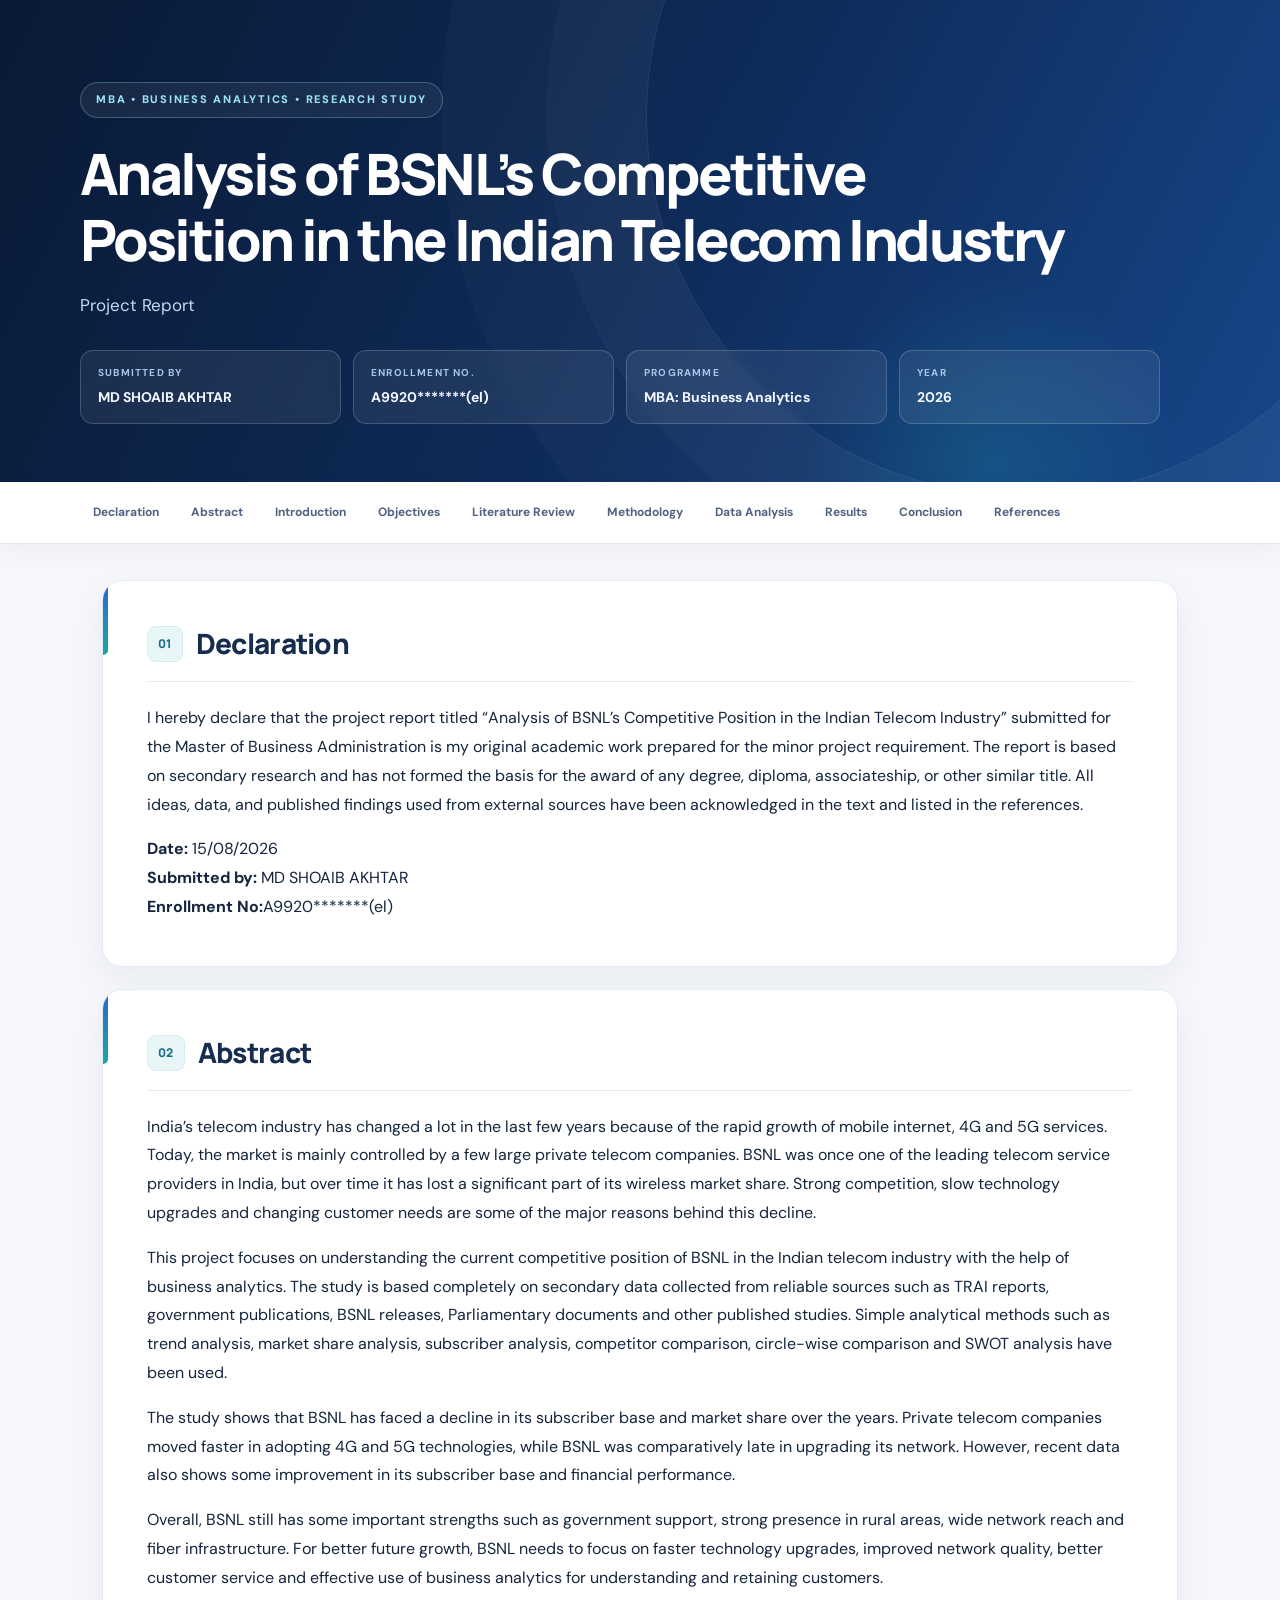
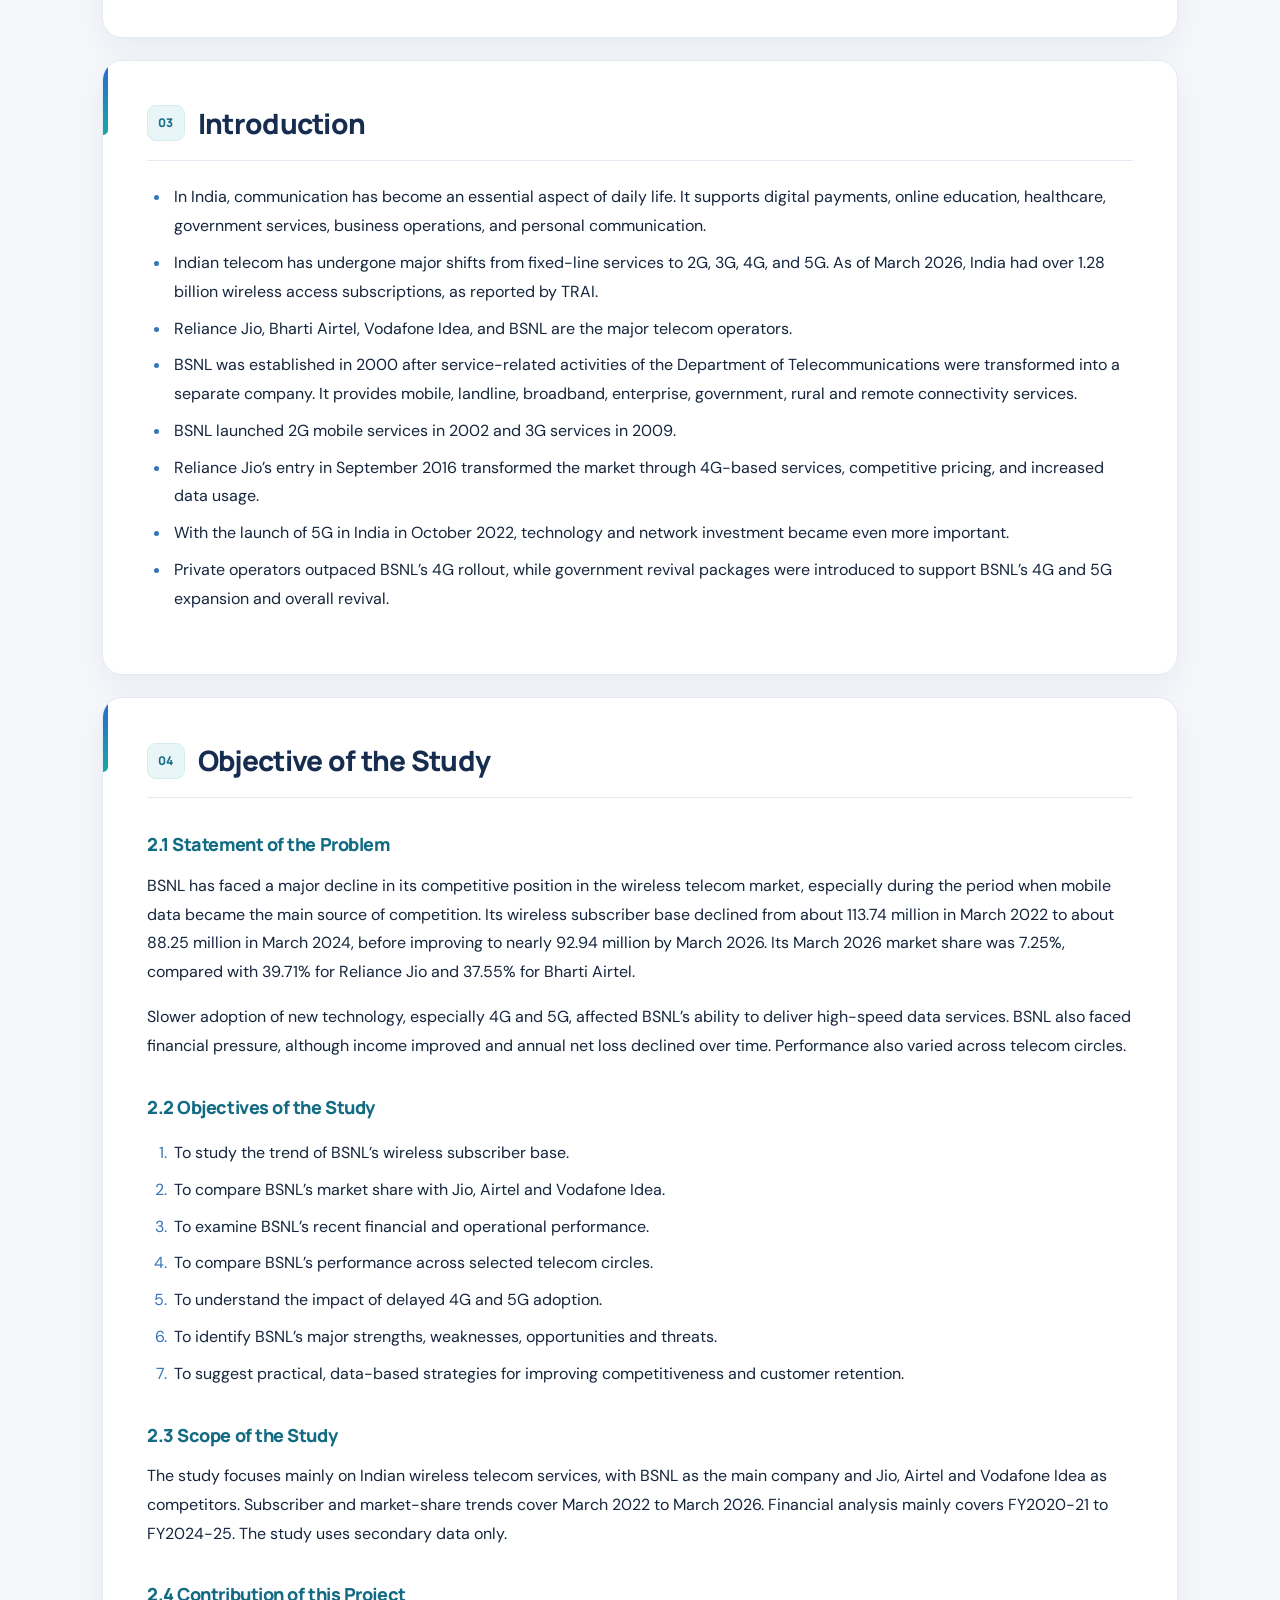
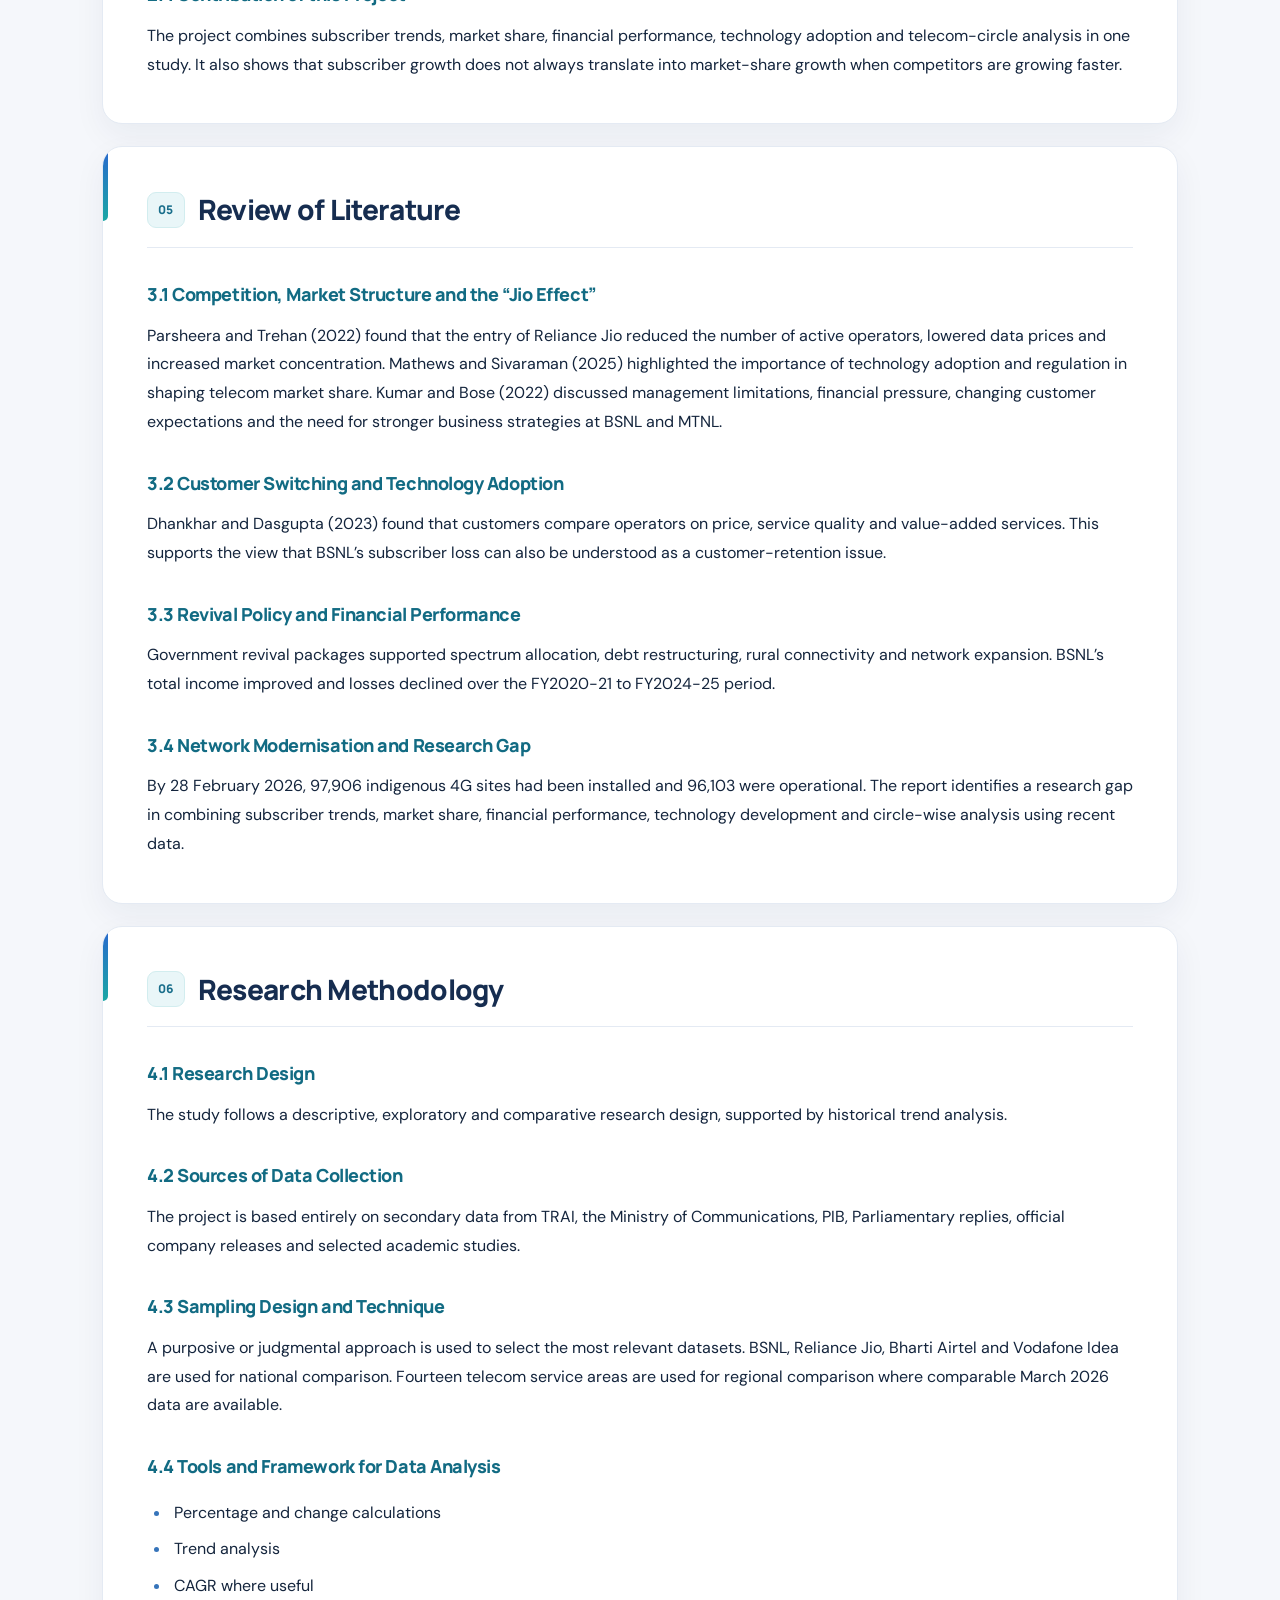
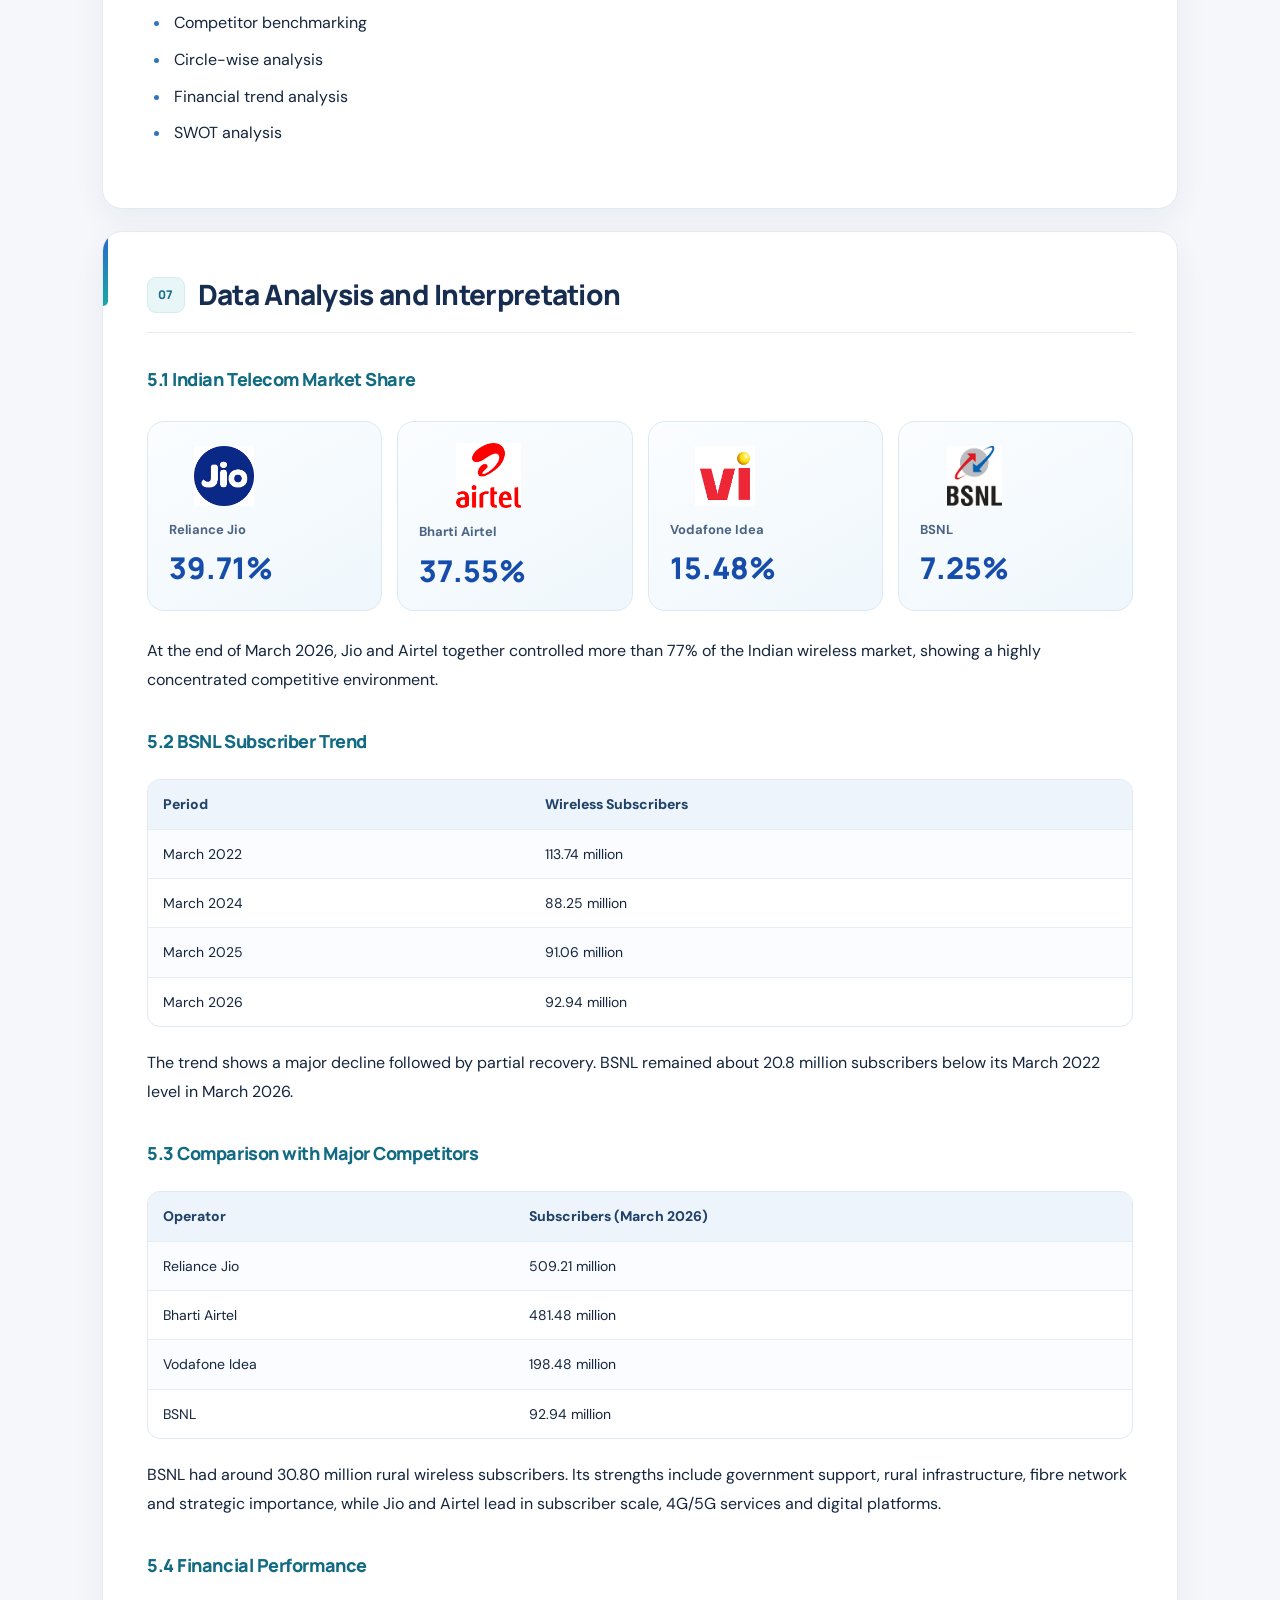
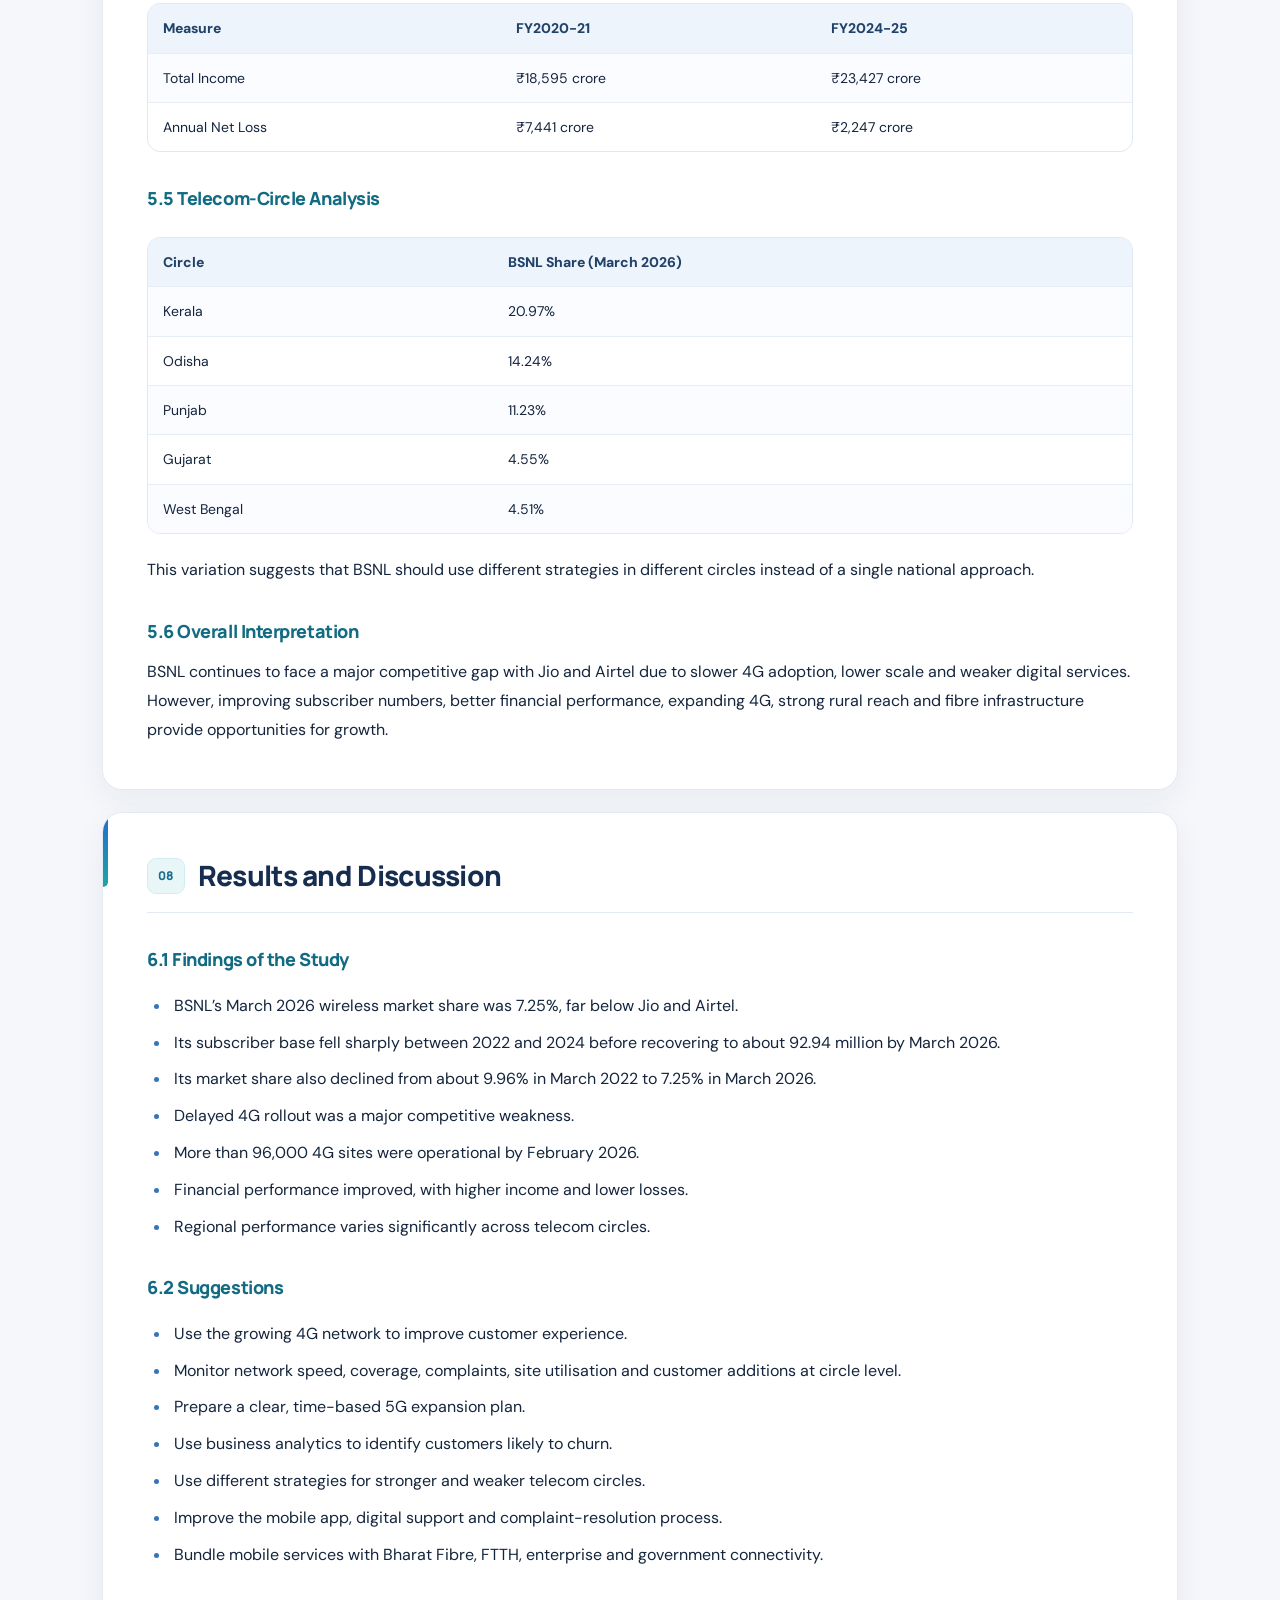
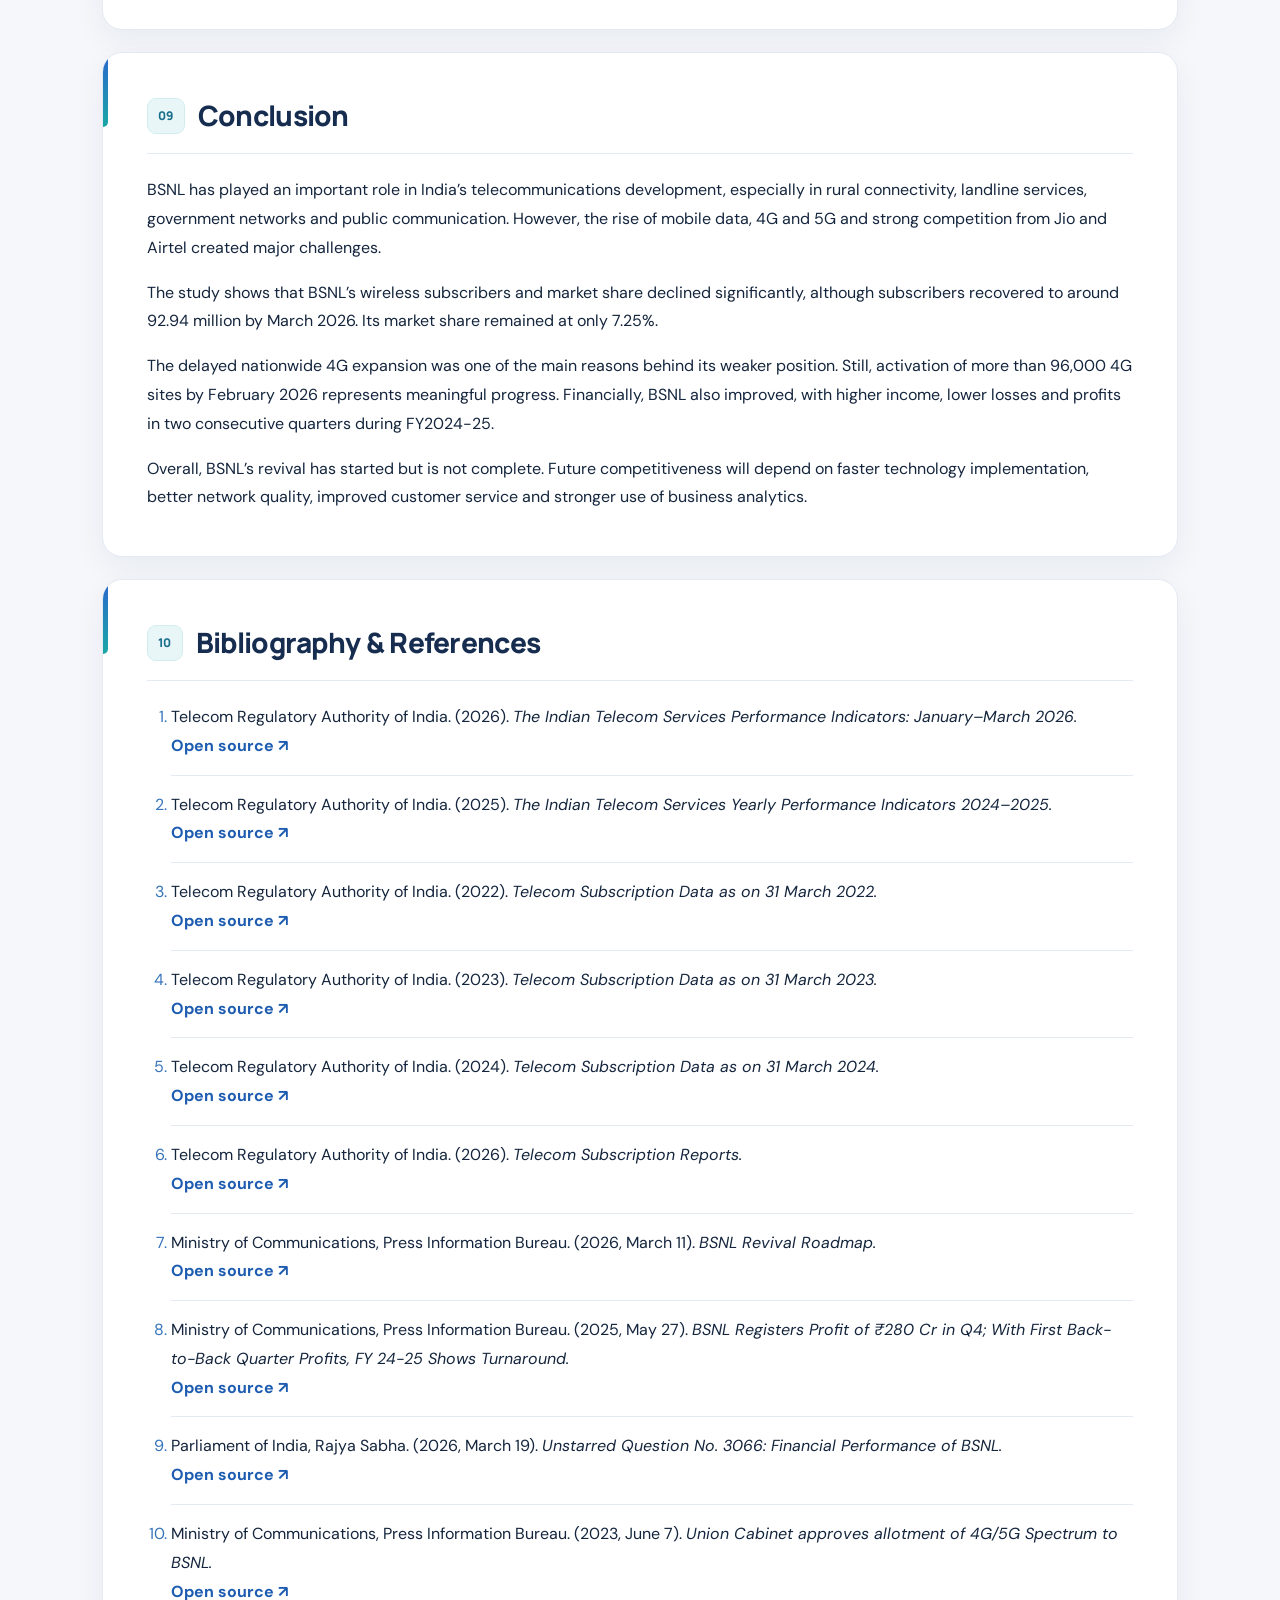
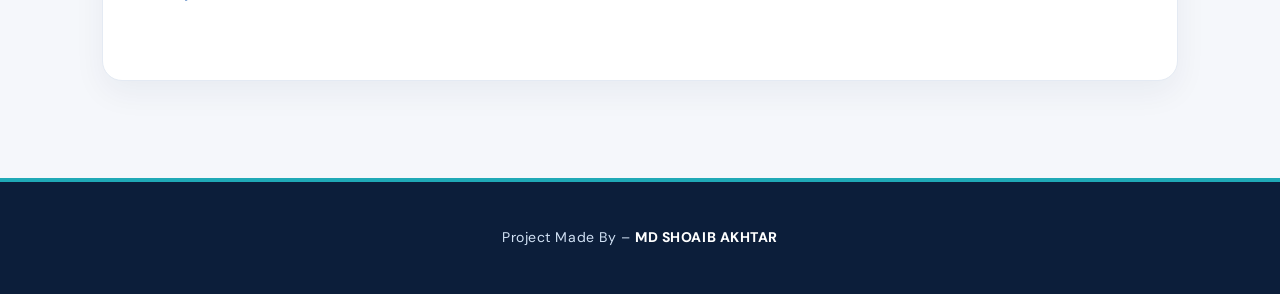
<file: index.html>
<!DOCTYPE html>

<html lang="en">
<head>
<meta charset="utf-8"/>
<meta content="width=device-width, initial-scale=1.0" name="viewport"/>
<title>Analysis of BSNL’s Competitive Position in the Indian Telecom Industry</title>
<style>@import url('https://fonts.googleapis.com/css2?family=DM+Sans:wght@400;500;600;700&family=Manrope:wght@400;500;600;700;800&display=swap');
:root{--ink:#14253d;--muted:#64748b;--blue:#2457ce;--teal:#087e87;--paper:#f5f7fb;--white:#fff;--line:#e4eaf3;--shadow:0 12px 32px rgba(15,35,66,.055)}
*{box-sizing:border-box}html{scroll-behavior:smooth;scroll-padding-top:105px}body{margin:0;background:var(--paper);color:var(--ink);font:16px/1.8 'DM Sans',Arial,sans-serif;-webkit-font-smoothing:antialiased}a{color:var(--blue)}a:focus-visible,button:focus-visible{outline:3px solid #4fb4d9;outline-offset:3px}
.reading-progress{position:fixed;z-index:100;top:0;left:0;height:4px;width:0;background:linear-gradient(90deg,#55d8dd,#76a8ff);transition:width .08s linear}
header{position:relative;overflow:hidden;isolation:isolate;background:linear-gradient(117deg,#0a1935 0%,#0e2c5a 54%,#16468a 100%);color:#fff;padding:82px max(24px,calc((100vw - 1120px)/2)) 58px;text-align:left}
header:before{content:'';position:absolute;inset:-55% -10% auto auto;width:760px;height:760px;border:1px solid rgba(255,255,255,.1);border-radius:50%;box-shadow:0 0 0 100px rgba(255,255,255,.025),0 0 0 205px rgba(255,255,255,.018);z-index:-1}
header:after{content:'';position:absolute;bottom:-180px;right:7%;height:400px;width:400px;background:radial-gradient(circle,rgba(45,196,207,.17),transparent 66%);z-index:-1}
.eyebrow{display:inline-flex;align-items:center;gap:9px;letter-spacing:.16em;font-size:11px;font-weight:800;text-transform:uppercase;color:#9de4f2;border:1px solid rgba(157,228,242,.28);border-radius:100px;padding:7px 15px;background:rgba(255,255,255,.06)}
header h1{font:800 clamp(30px,4.6vw,57px)/1.16 'Manrope',sans-serif;letter-spacing:-.045em;max-width:1000px;margin:22px 0 18px;text-wrap:balance}header>p{margin:0 0 29px;font-size:17px;color:#c8d8ef}header .meta{display:grid;grid-template-columns:repeat(4,minmax(0,1fr));gap:12px;max-width:1080px;margin:28px 0 0}header .meta div{min-width:0;border:1px solid rgba(255,255,255,.18);border-radius:13px;background:rgba(255,255,255,.07);backdrop-filter:blur(6px);padding:13px 17px;color:#f4f8ff;font-weight:700;font-size:14px;overflow-wrap:anywhere}header .meta strong{display:block;font:700 10px/1.7 'DM Sans',sans-serif;letter-spacing:.12em;text-transform:uppercase;color:#a7c7e9;margin-bottom:4px}header .meta br{display:none}
nav{position:sticky;top:0;z-index:50;background:rgba(255,255,255,.96);border-bottom:1px solid var(--line);box-shadow:0 7px 20px rgba(19,42,78,.035);padding:12px max(17px,calc((100vw - 1120px)/2));display:flex;gap:6px;overflow-x:auto;scrollbar-width:thin;white-space:nowrap}nav a{color:#506381;background:transparent;border-radius:9px;padding:8px 13px;text-decoration:none;font-size:12px;font-weight:700;transition:background .2s,color .2s}nav a:hover,nav a.active{background:#eaf1ff;color:#1647ad}
main{max-width:1120px;margin:36px auto 0;padding:0 22px 75px;counter-reset:sections}section{counter-increment:sections;position:relative;background:#fff;border:1px solid var(--line);border-radius:20px;padding:clamp(24px,3.6vw,44px);margin:22px 0;box-shadow:var(--shadow);overflow:hidden;scroll-margin-top:100px}section:before{content:'';position:absolute;top:0;left:0;width:5px;height:74px;background:linear-gradient(#2a66cf,#1aa7a5);border-radius:0 0 8px 0}h2,h3{font-family:Manrope,'DM Sans',sans-serif;letter-spacing:-.025em}h2{font-size:clamp(21px,2.6vw,28px);font-weight:800;color:#162d50;margin:0 0 22px;display:flex;align-items:center;gap:13px;border-bottom:1px solid var(--line);padding-bottom:18px;line-height:1.35}h2:before{content:counter(sections,decimal-leading-zero);font:800 12px/1 'Manrope',sans-serif;color:#196e8b;background:#e9f6f8;border:1px solid #d2edef;border-radius:9px;padding:11px 10px;letter-spacing:.03em;flex:none}h3{font-size:18px;font-weight:800;color:#126b83;margin:30px 0 11px}p{margin:0 0 16px}p:last-child{margin-bottom:0}ul,ol{padding-left:24px}li{padding-left:3px;margin:8px 0}li::marker{color:#3674ba}strong{font-weight:700}section a{text-decoration-thickness:1px;text-underline-offset:3px;overflow-wrap:anywhere}
.kpi-grid{display:grid;grid-template-columns:repeat(auto-fit,minmax(180px,1fr));gap:15px;margin:26px 0}.kpi{display:flex;flex-direction:column;justify-content:center;align-items:flex-start;min-height:155px;border:1px solid #dce9f3;border-radius:17px;background:linear-gradient(150deg,#fbfdff,#eff7fc);padding:21px;transition:transform .2s,box-shadow .2s}.kpi:hover{transform:translateY(-4px);box-shadow:0 14px 28px rgba(32,83,135,.1)}.kpi b{display:block;font:800 clamp(23px,2.6vw,30px)/1.25 Manrope,sans-serif;color:#174daa;margin-top:8px}.kpi span{font-weight:700;font-size:13px;color:#4b6483}.operator-logo{object-fit:contain;margin:0 0 12px}.operator-logo.jio-img,.operator-logo.vi-img,.operator-logo.bsnl-img{display:block;width:110px;height:60px;object-fit:contain}.operator-logo.airtel-img{display:block;width:138px;height:65px;object-fit:contain}.operator-logo.jio,.operator-logo.vi,.operator-logo.bsnl,.operator-logo.airtel{display:flex;align-items:center;justify-content:center;height:64px;font-size:27px;font-weight:800}.operator-logo.jio{background:#e42535;color:#fff;border-radius:50%;width:64px}.operator-logo.airtel,.operator-logo.vi{color:#e42535}.operator-logo.bsnl{color:#18579b}.operator-logo.vi span{color:#eda419}
.table-scroll{overflow-x:auto;margin:22px 0;border:1px solid #e0e8f2;border-radius:13px}table{width:100%;border-collapse:collapse;font-size:14px;line-height:1.6;min-width:560px}th,td{padding:13px 15px;text-align:left;vertical-align:top;border-bottom:1px solid #e7edf5}th{background:#edf4fc;color:#214268;font-weight:800}tr:nth-child(even) td{background:#fafcff}tbody tr:hover td{background:#eef7fb}tr:last-child td{border-bottom:0}.note{background:#fff9eb;border:1px solid #fde5ad;border-left:4px solid #e6a42d;padding:16px 18px;border-radius:12px}.refs li{margin:0 0 15px;padding:0 0 14px;border-bottom:1px solid var(--line)}.refs li:last-child{border:0}.refs a{color:#1d5cb0;font-weight:700;text-decoration:none}.refs a:hover{text-decoration:underline}
.project-footer{background:#0c1e3a;color:#d2e2f5;padding:43px 20px;text-align:center;border-top:4px solid #20a9b6}.project-footer p{margin:0;font-size:14px;letter-spacing:.04em}.project-footer strong{color:white;font-weight:800}.to-top{position:fixed;right:23px;bottom:23px;z-index:60;background:#174c9a;color:white;border:0;border-radius:50%;width:46px;height:46px;box-shadow:0 8px 22px rgba(20,63,120,.25);font-size:22px;cursor:pointer;opacity:0;pointer-events:none;transition:opacity .2s,transform .2s}.to-top.visible{opacity:1;pointer-events:auto}.to-top:hover{transform:translateY(-3px)}
@media(max-width:800px){header{padding:55px 24px 40px}header .meta{grid-template-columns:repeat(2,minmax(0,1fr))}main{padding:0 14px 55px;margin-top:18px}section{margin:15px 0;border-radius:15px}nav{padding:9px 13px}nav a{padding:7px 10px}}
@media(max-width:480px){header h1{font-size:30px}header .meta{gap:8px}header .meta div{padding:11px;font-size:12px}h2{align-items:flex-start}.kpi-grid{grid-template-columns:repeat(2,minmax(0,1fr));gap:9px}.kpi{padding:12px;min-height:130px}.kpi b{font-size:20px}.kpi span{font-size:12px}}
@media(prefers-reduced-motion:reduce){html{scroll-behavior:auto}*,*:before,*:after{transition:none!important}}
@media print{.reading-progress,nav,.to-top{display:none}header{padding:28px;background:#12335c!important;-webkit-print-color-adjust:exact;print-color-adjust:exact}main{margin:0;max-width:100%;padding:0}section{box-shadow:none;break-inside:avoid;margin:10px 0}.project-footer{padding:20px}}
</style>
<meta content="#0b2042" name="theme-color"/></head>
<body><div aria-hidden="true" class="reading-progress" id="reading-progress"></div>
<header><div class="eyebrow">MBA • Business Analytics • Research Study</div>
<h1>Analysis of BSNL’s Competitive Position in the Indian Telecom Industry</h1>
<p>Project Report</p>
<div class="meta">
<div><strong>Submitted by</strong><br/>MD SHOAIB AKHTAR</div>
<div><strong>Enrollment No.</strong><br/>A9920*******(el)</div>
<div><strong>Programme</strong><br/>MBA: Business Analytics</div>
<div><strong>Year</strong><br/>2026</div>
</div>
</header>
<nav>
<a href="#declaration">Declaration</a><a href="#abstract">Abstract</a><a href="#intro">Introduction</a><a href="#objectives">Objectives</a><a href="#literature">Literature Review</a><a href="#methodology">Methodology</a><a href="#analysis">Data Analysis</a><a href="#results">Results</a><a href="#conclusion">Conclusion</a><a href="#references">References</a>
</nav>
<main>
<section id="declaration"><h2>Declaration</h2><p>I hereby declare that the project report titled “Analysis of BSNL’s Competitive Position in the Indian Telecom Industry” submitted for the Master of Business Administration is my original academic work prepared for the minor project requirement. The report is based on secondary research and has not formed the basis for the award of any degree, diploma, associateship, or other similar title. All ideas, data, and published findings used from external sources have been acknowledged in the text and listed in the references.</p><p><strong>Date:</strong> 15/08/2026<br/><strong>Submitted by:</strong> MD SHOAIB AKHTAR<br/><strong>Enrollment No:</strong>A9920*******(el)</p></section>
<section id="abstract"><h2>Abstract</h2><p>India’s telecom industry has changed a lot in the last few years because of the rapid growth of mobile internet, 4G and 5G services. Today, the market is mainly controlled by a few large private telecom companies. BSNL was once one of the leading telecom service providers in India, but over time it has lost a significant part of its wireless market share. Strong competition, slow technology upgrades and changing customer needs are some of the major reasons behind this decline.</p><p>This project focuses on understanding the current competitive position of BSNL in the Indian telecom industry with the help of business analytics. The study is based completely on secondary data collected from reliable sources such as TRAI reports, government publications, BSNL releases, Parliamentary documents and other published studies. Simple analytical methods such as trend analysis, market share analysis, subscriber analysis, competitor comparison, circle-wise comparison and SWOT analysis have been used.</p><p>The study shows that BSNL has faced a decline in its subscriber base and market share over the years. Private telecom companies moved faster in adopting 4G and 5G technologies, while BSNL was comparatively late in upgrading its network. However, recent data also shows some improvement in its subscriber base and financial performance.</p><p>Overall, BSNL still has some important strengths such as government support, strong presence in rural areas, wide network reach and fiber infrastructure. For better future growth, BSNL needs to focus on faster technology upgrades, improved network quality, better customer service and effective use of business analytics for understanding and retaining customers.</p></section>
<section id="intro"><h2>Introduction</h2><ul><li>In India, communication has become an essential aspect of daily life. It supports digital payments, online education, healthcare, government services, business operations, and personal communication.</li><li>Indian telecom has undergone major shifts from fixed-line services to 2G, 3G, 4G, and 5G. As of March 2026, India had over 1.28 billion wireless access subscriptions, as reported by TRAI.</li><li>Reliance Jio, Bharti Airtel, Vodafone Idea, and BSNL are the major telecom operators.</li><li>BSNL was established in 2000 after service-related activities of the Department of Telecommunications were transformed into a separate company. It provides mobile, landline, broadband, enterprise, government, rural and remote connectivity services.</li><li>BSNL launched 2G mobile services in 2002 and 3G services in 2009.</li><li>Reliance Jio’s entry in September 2016 transformed the market through 4G-based services, competitive pricing, and increased data usage.</li><li>With the launch of 5G in India in October 2022, technology and network investment became even more important.</li><li>Private operators outpaced BSNL’s 4G rollout, while government revival packages were introduced to support BSNL’s 4G and 5G expansion and overall revival.</li></ul></section>
<section id="objectives"><h2>Objective of the Study</h2><h3>2.1 Statement of the Problem</h3><p>BSNL has faced a major decline in its competitive position in the wireless telecom market, especially during the period when mobile data became the main source of competition. Its wireless subscriber base declined from about 113.74 million in March 2022 to about 88.25 million in March 2024, before improving to nearly 92.94 million by March 2026. Its March 2026 market share was 7.25%, compared with 39.71% for Reliance Jio and 37.55% for Bharti Airtel.</p><p>Slower adoption of new technology, especially 4G and 5G, affected BSNL’s ability to deliver high-speed data services. BSNL also faced financial pressure, although income improved and annual net loss declined over time. Performance also varied across telecom circles.</p><h3>2.2 Objectives of the Study</h3><ol><li>To study the trend of BSNL’s wireless subscriber base.</li><li>To compare BSNL’s market share with Jio, Airtel and Vodafone Idea.</li><li>To examine BSNL’s recent financial and operational performance.</li><li>To compare BSNL’s performance across selected telecom circles.</li><li>To understand the impact of delayed 4G and 5G adoption.</li><li>To identify BSNL’s major strengths, weaknesses, opportunities and threats.</li><li>To suggest practical, data-based strategies for improving competitiveness and customer retention.</li></ol><h3>2.3 Scope of the Study</h3><p>The study focuses mainly on Indian wireless telecom services, with BSNL as the main company and Jio, Airtel and Vodafone Idea as competitors. Subscriber and market-share trends cover March 2022 to March 2026. Financial analysis mainly covers FY2020-21 to FY2024-25. The study uses secondary data only.</p><h3>2.4 Contribution of this Project</h3><p>The project combines subscriber trends, market share, financial performance, technology adoption and telecom-circle analysis in one study. It also shows that subscriber growth does not always translate into market-share growth when competitors are growing faster.</p></section>
<section id="literature"><h2>Review of Literature</h2><h3>3.1 Competition, Market Structure and the “Jio Effect”</h3><p>Parsheera and Trehan (2022) found that the entry of Reliance Jio reduced the number of active operators, lowered data prices and increased market concentration. Mathews and Sivaraman (2025) highlighted the importance of technology adoption and regulation in shaping telecom market share. Kumar and Bose (2022) discussed management limitations, financial pressure, changing customer expectations and the need for stronger business strategies at BSNL and MTNL.</p><h3>3.2 Customer Switching and Technology Adoption</h3><p>Dhankhar and Dasgupta (2023) found that customers compare operators on price, service quality and value-added services. This supports the view that BSNL’s subscriber loss can also be understood as a customer-retention issue.</p><h3>3.3 Revival Policy and Financial Performance</h3><p>Government revival packages supported spectrum allocation, debt restructuring, rural connectivity and network expansion. BSNL’s total income improved and losses declined over the FY2020-21 to FY2024-25 period.</p><h3>3.4 Network Modernisation and Research Gap</h3><p>By 28 February 2026, 97,906 indigenous 4G sites had been installed and 96,103 were operational. The report identifies a research gap in combining subscriber trends, market share, financial performance, technology development and circle-wise analysis using recent data.</p></section>
<section id="methodology"><h2>Research Methodology</h2><h3>4.1 Research Design</h3><p>The study follows a descriptive, exploratory and comparative research design, supported by historical trend analysis.</p><h3>4.2 Sources of Data Collection</h3><p>The project is based entirely on secondary data from TRAI, the Ministry of Communications, PIB, Parliamentary replies, official company releases and selected academic studies.</p><h3>4.3 Sampling Design and Technique</h3><p>A purposive or judgmental approach is used to select the most relevant datasets. BSNL, Reliance Jio, Bharti Airtel and Vodafone Idea are used for national comparison. Fourteen telecom service areas are used for regional comparison where comparable March 2026 data are available.</p><h3>4.4 Tools and Framework for Data Analysis</h3><ul><li>Percentage and change calculations</li><li>Trend analysis</li><li>CAGR where useful</li><li>Competitor benchmarking</li><li>Circle-wise analysis</li><li>Financial trend analysis</li><li>SWOT analysis</li></ul></section>
<section id="analysis"><h2>Data Analysis and Interpretation</h2><h3>5.1 Indian Telecom Market Share</h3><div class="kpi-grid"><div class="kpi"><img alt="Reliance Jio logo" class="operator-logo jio-img" src="[data-uri]"/><span>Reliance Jio</span><b>39.71%</b></div><div class="kpi"><img alt="Bharti Airtel logo" class="operator-logo airtel-img" src="[data-uri]"/><span>Bharti Airtel</span><b>37.55%</b></div><div class="kpi"><img alt="Vodafone Idea logo" class="operator-logo vi-img" src="[data-uri]"/><span>Vodafone Idea</span><b>15.48%</b></div><div class="kpi"><img alt="BSNL logo" class="operator-logo bsnl-img" src="[data-uri]"/><span>BSNL</span><b>7.25%</b></div></div><p>At the end of March 2026, Jio and Airtel together controlled more than 77% of the Indian wireless market, showing a highly concentrated competitive environment.</p><h3>5.2 BSNL Subscriber Trend</h3><div class="table-scroll"><table><tr><th>Period</th><th>Wireless Subscribers</th></tr><tr><td>March 2022</td><td>113.74 million</td></tr><tr><td>March 2024</td><td>88.25 million</td></tr><tr><td>March 2025</td><td>91.06 million</td></tr><tr><td>March 2026</td><td>92.94 million</td></tr></table></div><p>The trend shows a major decline followed by partial recovery. BSNL remained about 20.8 million subscribers below its March 2022 level in March 2026.</p><h3>5.3 Comparison with Major Competitors</h3><div class="table-scroll"><table><tr><th>Operator</th><th>Subscribers (March 2026)</th></tr><tr><td>Reliance Jio</td><td>509.21 million</td></tr><tr><td>Bharti Airtel</td><td>481.48 million</td></tr><tr><td>Vodafone Idea</td><td>198.48 million</td></tr><tr><td>BSNL</td><td>92.94 million</td></tr></table></div><p>BSNL had around 30.80 million rural wireless subscribers. Its strengths include government support, rural infrastructure, fibre network and strategic importance, while Jio and Airtel lead in subscriber scale, 4G/5G services and digital platforms.</p><h3>5.4 Financial Performance</h3><div class="table-scroll"><table><tr><th>Measure</th><th>FY2020-21</th><th>FY2024-25</th></tr><tr><td>Total Income</td><td>₹18,595 crore</td><td>₹23,427 crore</td></tr><tr><td>Annual Net Loss</td><td>₹7,441 crore</td><td>₹2,247 crore</td></tr></table></div><h3>5.5 Telecom-Circle Analysis</h3><div class="table-scroll"><table><tr><th>Circle</th><th>BSNL Share (March 2026)</th></tr><tr><td>Kerala</td><td>20.97%</td></tr><tr><td>Odisha</td><td>14.24%</td></tr><tr><td>Punjab</td><td>11.23%</td></tr><tr><td>Gujarat</td><td>4.55%</td></tr><tr><td>West Bengal</td><td>4.51%</td></tr></table></div><p>This variation suggests that BSNL should use different strategies in different circles instead of a single national approach.</p><h3>5.6 Overall Interpretation</h3><p>BSNL continues to face a major competitive gap with Jio and Airtel due to slower 4G adoption, lower scale and weaker digital services. However, improving subscriber numbers, better financial performance, expanding 4G, strong rural reach and fibre infrastructure provide opportunities for growth.</p></section>
<section id="results"><h2>Results and Discussion</h2><h3>6.1 Findings of the Study</h3><ul><li>BSNL’s March 2026 wireless market share was 7.25%, far below Jio and Airtel.</li><li>Its subscriber base fell sharply between 2022 and 2024 before recovering to about 92.94 million by March 2026.</li><li>Its market share also declined from about 9.96% in March 2022 to 7.25% in March 2026.</li><li>Delayed 4G rollout was a major competitive weakness.</li><li>More than 96,000 4G sites were operational by February 2026.</li><li>Financial performance improved, with higher income and lower losses.</li><li>Regional performance varies significantly across telecom circles.</li></ul><h3>6.2 Suggestions</h3><ul><li>Use the growing 4G network to improve customer experience.</li><li>Monitor network speed, coverage, complaints, site utilisation and customer additions at circle level.</li><li>Prepare a clear, time-based 5G expansion plan.</li><li>Use business analytics to identify customers likely to churn.</li><li>Use different strategies for stronger and weaker telecom circles.</li><li>Improve the mobile app, digital support and complaint-resolution process.</li><li>Bundle mobile services with Bharat Fibre, FTTH, enterprise and government connectivity.</li></ul></section>
<section id="conclusion"><h2>Conclusion</h2><p>BSNL has played an important role in India’s telecommunications development, especially in rural connectivity, landline services, government networks and public communication. However, the rise of mobile data, 4G and 5G and strong competition from Jio and Airtel created major challenges.</p><p>The study shows that BSNL’s wireless subscribers and market share declined significantly, although subscribers recovered to around 92.94 million by March 2026. Its market share remained at only 7.25%.</p><p>The delayed nationwide 4G expansion was one of the main reasons behind its weaker position. Still, activation of more than 96,000 4G sites by February 2026 represents meaningful progress. Financially, BSNL also improved, with higher income, lower losses and profits in two consecutive quarters during FY2024-25.</p><p>Overall, BSNL’s revival has started but is not complete. Future competitiveness will depend on faster technology implementation, better network quality, improved customer service and stronger use of business analytics.</p></section>
<section id="references"><h2>Bibliography &amp; References</h2><ol class="refs">
<li>Telecom Regulatory Authority of India. (2026). <em>The Indian Telecom Services Performance Indicators: January–March 2026.</em><br/><a href="https://trai.gov.in/sites/default/files/2026-06/QPIR_22062026.pdf" rel="noopener noreferrer" target="_blank">Open source ↗</a></li>
<li>Telecom Regulatory Authority of India. (2025). <em>The Indian Telecom Services Yearly Performance Indicators 2024–2025.</em><br/><a href="https://www.trai.gov.in/sites/default/files/2025-07/YIR_08072025_0.pdf" rel="noopener noreferrer" target="_blank">Open source ↗</a></li>
<li>Telecom Regulatory Authority of India. (2022). <em>Telecom Subscription Data as on 31 March 2022.</em><br/><a href="https://www.trai.gov.in/sites/default/files/2024-08/PR_No.32of2022.pdf" rel="noopener noreferrer" target="_blank">Open source ↗</a></li>
<li>Telecom Regulatory Authority of India. (2023). <em>Telecom Subscription Data as on 31 March 2023.</em><br/><a href="https://www.trai.gov.in/sites/default/files/2024-08/PR_No.46of2023.pdf" rel="noopener noreferrer" target="_blank">Open source ↗</a></li>
<li>Telecom Regulatory Authority of India. (2024). <em>Telecom Subscription Data as on 31 March 2024.</em><br/><a href="https://www.trai.gov.in/sites/default/files/2024-09/4th.pdf" rel="noopener noreferrer" target="_blank">Open source ↗</a></li>
<li>Telecom Regulatory Authority of India. (2026). <em>Telecom Subscription Reports.</em><br/><a href="https://www.trai.gov.in/release-publication/reports/telecom-subscriptions-reports" rel="noopener noreferrer" target="_blank">Open source ↗</a></li>
<li>Ministry of Communications, Press Information Bureau. (2026, March 11). <em>BSNL Revival Roadmap.</em><br/><a href="https://www.pib.gov.in/PressReleasePage.aspx?PRID=2238369" rel="noopener noreferrer" target="_blank">Open source ↗</a></li>
<li>Ministry of Communications, Press Information Bureau. (2025, May 27). <em>BSNL Registers Profit of ₹280 Cr in Q4; With First Back-to-Back Quarter Profits, FY 24-25 Shows Turnaround.</em><br/><a href="https://www.pib.gov.in/PressReleasePage.aspx?PRID=2131702" rel="noopener noreferrer" target="_blank">Open source ↗</a></li>
<li>Parliament of India, Rajya Sabha. (2026, March 19). <em>Unstarred Question No. 3066: Financial Performance of BSNL.</em><br/><a href="https://sansad.in/getFile/annex/270/AU3066_r6LCqJ.pdf?source=pqars" rel="noopener noreferrer" target="_blank">Open source ↗</a></li>
<li>Ministry of Communications, Press Information Bureau. (2023, June 7). <em>Union Cabinet approves allotment of 4G/5G Spectrum to BSNL.</em><br/><a href="https://www.pib.gov.in/PressReleasePage.aspx?PRID=1930444" rel="noopener noreferrer" target="_blank">Open source ↗</a></li>
</ol></section>
</main>
<footer class="project-footer">
<p>Project Made By – <strong>MD SHOAIB AKHTAR</strong></p>
</footer>
<button aria-label="Back to top" class="to-top" id="to-top" title="Back to top" type="button">↑</button><script>
(function(){
  const progress=document.getElementById('reading-progress');
  const topButton=document.getElementById('to-top');
  const links=[...document.querySelectorAll('nav a[href^="#"]')];
  const sections=[...document.querySelectorAll('main section[id]')];
  function refresh(){
    const scrollable=document.documentElement.scrollHeight-innerHeight;
    progress.style.width=(scrollable>0?Math.min(100,scrollY/scrollable*100):0)+'%';
    topButton.classList.toggle('visible',scrollY>420);
    let active='';for(const section of sections){if(section.getBoundingClientRect().top<=160)active=section.id;}
    for(const link of links){const yes=link.getAttribute('href')==='#'+active;link.classList.toggle('active',yes);if(yes)link.setAttribute('aria-current','location');else link.removeAttribute('aria-current');}
  }
  window.addEventListener('scroll',refresh,{passive:true});window.addEventListener('resize',refresh);
  topButton.addEventListener('click',()=>window.scrollTo({top:0,behavior:'smooth'}));refresh();
})();</script></body>
</html>
</file>
